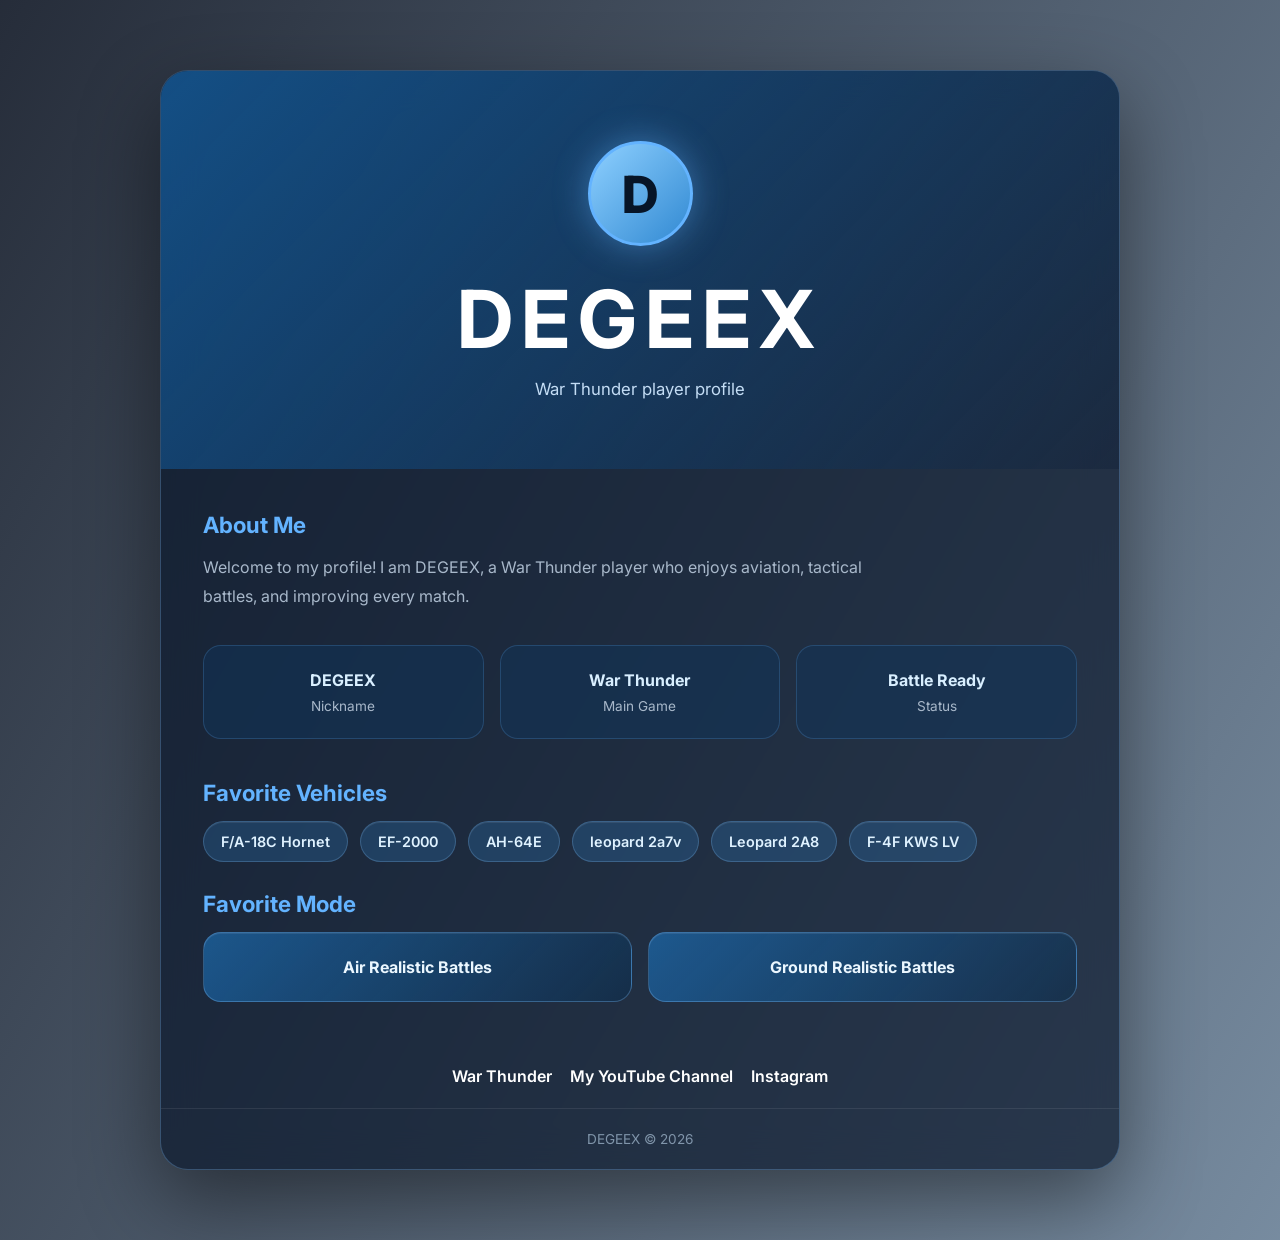
<file: index.html>
<!DOCTYPE html>
<html lang="en">
<head>
    <meta charset="UTF-8">
    <meta name="viewport" content="width=device-width, initial-scale=1.0">
    <title>DEGEEX | War Thunder</title>
    <link rel="stylesheet" href="decoration.css">
</head>
<body>
    <main class="container">
        <section class="profile-card">
            <header class="hero">
                <div class="avatar">D</div>
                <h1>DEGEEX</h1>
                <p>War Thunder player profile</p>
            </header>

            <div class="content">
                <h2>About Me</h2>
                <p class="bio">
                    Welcome to my profile! I am DEGEEX, a War Thunder player
                    who enjoys aviation, tactical battles, and improving every match.
                </p>

                <div class="stats">
                    <div class="stat">
                        <strong>DEGEEX</strong>
                        <span>Nickname</span>
                    </div>
                    <div class="stat">
                        <strong>War Thunder</strong>
                        <span>Main Game</span>
                    </div>
                    <div class="stat">
                        <strong>Battle Ready</strong>
                        <span>Status</span>
                    </div>
                </div>

                <h2>Favorite Vehicles</h2>
                <div class="tags">
                    <a href="f-18c.html" class="tag-button">F/A-18C Hornet</a>
                    <a href="ef2000.html" class="tag-button">EF-2000</a>
                    <a href="ah64e.html" class="tag-button">AH-64E</a>
                    <a href="leopard2a7v.html" class="tag-button">leopard 2a7v</a>
                    <a href="leopard2a8.html" class="tag-button">Leopard 2A8</a>
                    <a href="f4fkwslv.html" class="tag-button">F-4F KWS LV</a>
                </div>

                <h2>Favorite Mode</h2>
                <div class="mode-tags">
                    <span>Air Realistic Battles</span>
                    <span>Ground Realistic Battles</span>
                </div>
            </div>

            <div class="social-links">
                <a href="https://www.warthunder.com/" target="_blank">War Thunder</a>
                <a href="https://www.youtube.com/channel/UC9HAWqUuWpZPM1XhkWymWbA" target="_blank">My YouTube Channel</a>
                <a href="https://www.instagram.com/degeex.wt?stkn=dTlicHZoOHB0MWE3" target="_blank">Instagram</a>
            </div>

            <footer>
                DEGEEX &copy; 2026
            </footer>
        </section>
    </main>
</body>
</html>
</file>
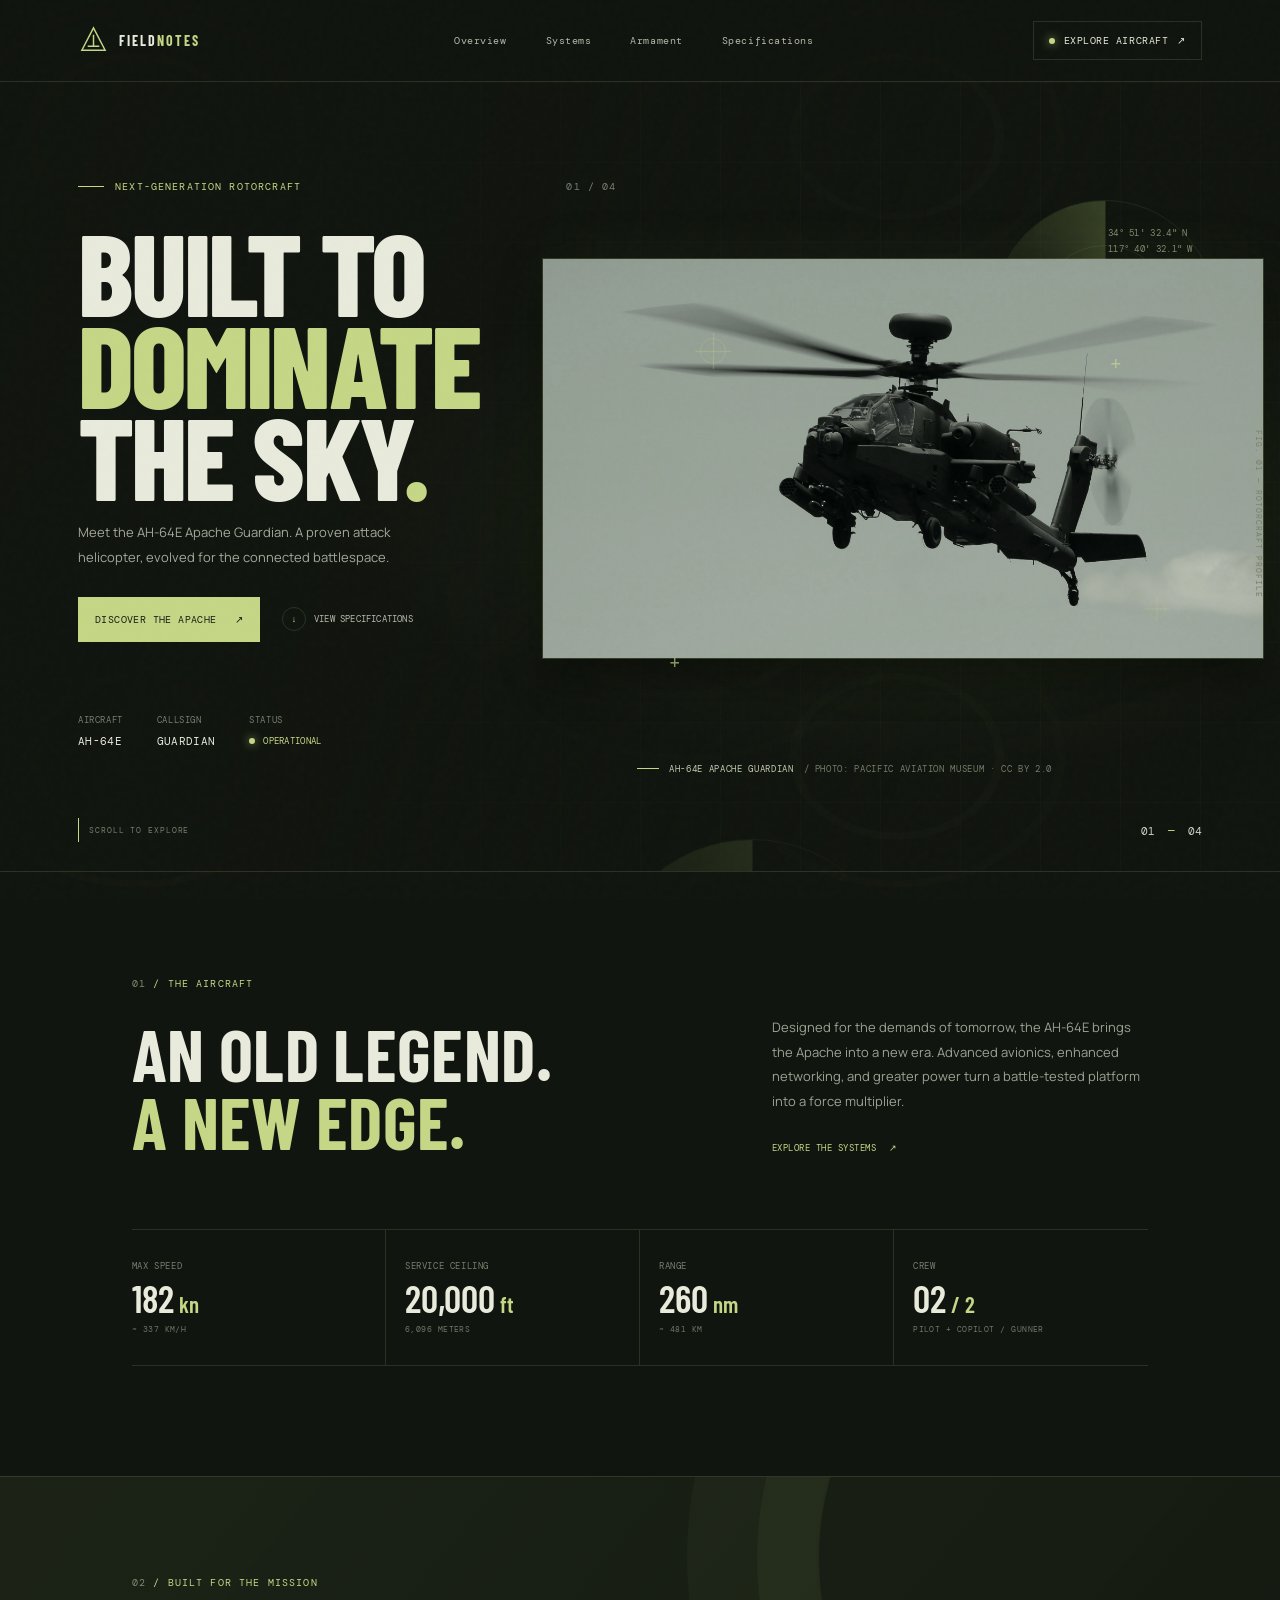
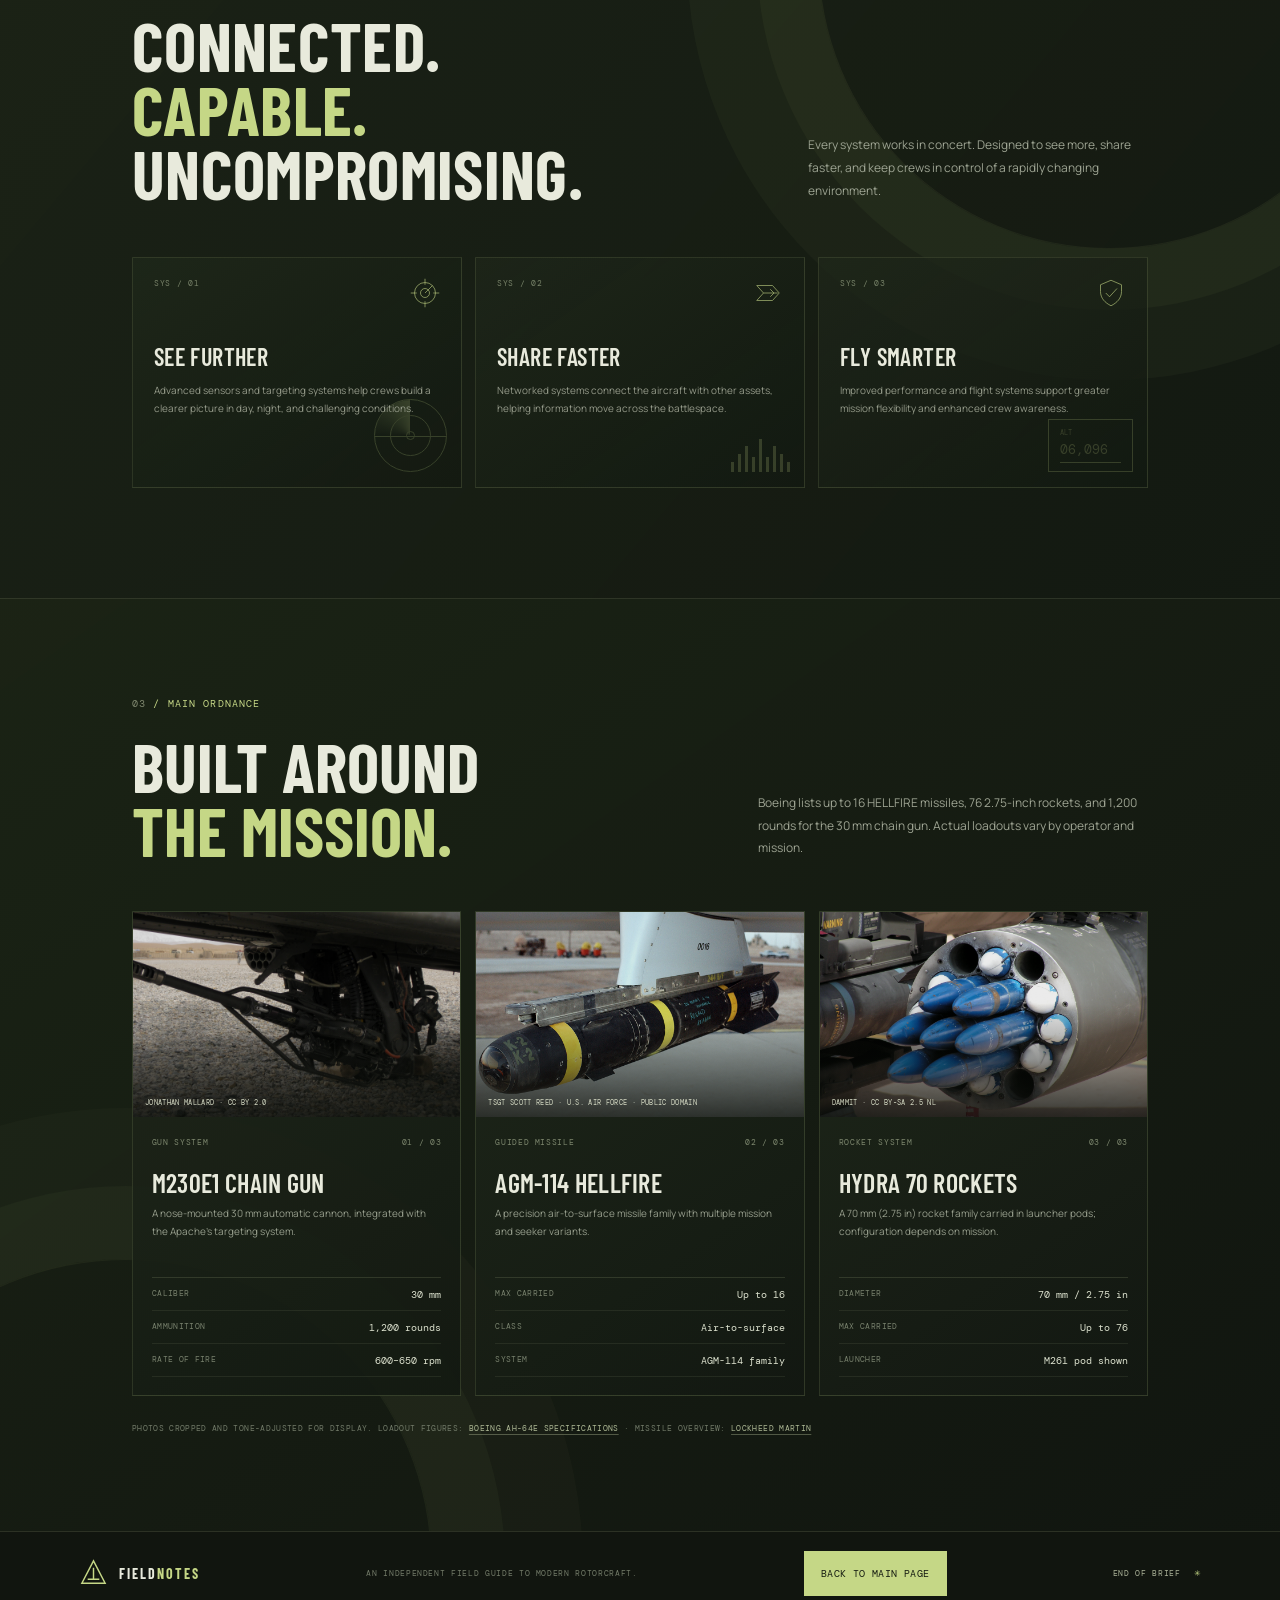
<file: ah64e.html>
<!DOCTYPE html>
<html lang="en">
<head>
  <meta charset="UTF-8">
  <meta name="viewport" content="width=device-width, initial-scale=1.0">
  <meta name="theme-color" content="#11150f">
  <meta name="description" content="Explore the AH-64E Apache Guardian — a next-generation attack helicopter built for the modern battlespace.">
  <title>AH-64E Apache — Guardian of the Sky</title>
  <link rel="preconnect" href="https://fonts.googleapis.com">
  <link rel="preconnect" href="https://fonts.gstatic.com" crossorigin>
  <link href="https://fonts.googleapis.com/css2?family=Barlow+Condensed:wght@400;500;600;700;800&family=DM+Mono:wght@400;500&family=Manrope:wght@400;500;600;700;800&display=swap" rel="stylesheet">
  <link rel="stylesheet" href="decoration4.css">
</head>
<body>
  <div class="page-noise" aria-hidden="true"></div>
  <header class="site-header">
    <a class="brand" href="#home" aria-label="Apache home">
      <span class="brand-mark" aria-hidden="true">
        <svg viewBox="0 0 32 32" fill="none"><path d="M16 3 28 26H4L16 3Z" stroke="currentColor" stroke-width="1.5"/><path d="M16 10v12M10 22h12" stroke="currentColor" stroke-width="1.5"/></svg>
      </span>
      <span class="brand-name">FIELD<span>NOTES</span></span>
    </a>
    <nav class="main-nav" aria-label="Main navigation">
      <a href="#overview">Overview</a>
      <a href="#systems">Systems</a>
      <a href="#armament">Armament</a>
      <a href="#specifications">Specifications</a>
    </nav>
    <a class="header-cta" href="#specifications"><span class="status-dot"></span> EXPLORE AIRCRAFT <span aria-hidden="true">↗</span></a>
  </header>

  <main>
    <section class="hero" id="home">
      <div class="hero-grid" aria-hidden="true"></div>
      <div class="radar radar-one" aria-hidden="true"><span></span><i></i></div>
      <div class="radar radar-two" aria-hidden="true"><span></span><i></i></div>
      <div class="hero-copy">
        <div class="eyebrow"><span class="eyebrow-line"></span> NEXT-GENERATION ROTORCRAFT <span class="eyebrow-index">01 / 04</span></div>
        <h1>BUILT TO<br><span>DOMINATE</span><br>THE SKY<span class="title-period">.</span></h1>
        <p class="hero-description">Meet the AH-64E Apache Guardian. A proven attack helicopter, evolved for the connected battlespace.</p>
        <div class="hero-actions">
          <a class="button button-primary" href="#overview">DISCOVER THE APACHE <span aria-hidden="true">↗</span></a>
          <a class="text-link" href="#specifications"><span class="play-icon" aria-hidden="true">↓</span> VIEW SPECIFICATIONS</a>
        </div>
        <div class="hero-meta">
          <div><span class="meta-label">AIRCRAFT</span><span class="meta-value">AH-64E</span></div>
          <div><span class="meta-label">CALLSIGN</span><span class="meta-value">GUARDIAN</span></div>
          <div><span class="meta-label">STATUS</span><span class="meta-value live"><span class="status-dot"></span> OPERATIONAL</span></div>
        </div>
      </div>
      <div class="hero-visual">
        <div class="visual-coordinates">34° 51' 32.4" N<br>117° 40' 32.1" W</div>
        <div class="visual-crosshair crosshair-top" aria-hidden="true">+</div>
        <div class="visual-crosshair crosshair-bottom" aria-hidden="true">+</div>
        <div class="aircraft-glow" aria-hidden="true"></div>
        <img class="apache-photo" src="assets/apache-ah64e-hero-green.jpg" alt="A U.S. Army AH-64E Apache helicopter in flight">
        <div class="target-marker target-one" aria-hidden="true"><span></span></div>
        <div class="target-marker target-two" aria-hidden="true"><span></span></div>
        <div class="visual-caption"><span class="caption-bar"></span><span>AH-64E APACHE GUARDIAN</span><a class="photo-credit" href="https://commons.wikimedia.org/wiki/File:AH-64E_Apache_(14465960441).jpg" target="_blank" rel="noopener noreferrer">/ PHOTO: PACIFIC AVIATION MUSEUM · CC BY 2.0</a></div>
        <div class="visual-side-note">FIG. 01 — ROTORCRAFT PROFILE</div>
      </div>
      <div class="scroll-cue"><span></span> SCROLL TO EXPLORE</div>
      <div class="hero-index">01 <span>—</span> 04</div>
    </section>

    <section class="overview section-wrap" id="overview">
      <div class="section-kicker"><span>01</span> / THE AIRCRAFT</div>
      <div class="overview-grid">
        <div>
          <h2>AN OLD LEGEND.<br><span>A NEW EDGE.</span></h2>
        </div>
        <div class="overview-copy">
          <p>Designed for the demands of tomorrow, the AH-64E brings the Apache into a new era. Advanced avionics, enhanced networking, and greater power turn a battle-tested platform into a force multiplier.</p>
          <a class="inline-link" href="#systems">EXPLORE THE SYSTEMS <span aria-hidden="true">↗</span></a>
        </div>
      </div>
      <div class="stats-row" id="specifications">
        <div class="stat"><span class="stat-label">MAX SPEED</span><strong>182<span> kn</span></strong><span class="stat-foot">~ 337 KM/H</span></div>
        <div class="stat"><span class="stat-label">SERVICE CEILING</span><strong>20,000<span> ft</span></strong><span class="stat-foot">6,096 METERS</span></div>
        <div class="stat"><span class="stat-label">RANGE</span><strong>260<span> nm</span></strong><span class="stat-foot">~ 481 KM</span></div>
        <div class="stat"><span class="stat-label">CREW</span><strong>02<span> / 2</span></strong><span class="stat-foot">PILOT + COPILOT / GUNNER</span></div>
      </div>
    </section>

    <section class="systems" id="systems">
      <div class="systems-inner">
        <div class="systems-heading">
          <div class="section-kicker"><span>02</span> / BUILT FOR THE MISSION</div>
          <h2>CONNECTED.<br><span>CAPABLE.</span><br>UNCOMPROMISING.</h2>
          <p>Every system works in concert. Designed to see more, share faster, and keep crews in control of a rapidly changing environment.</p>
        </div>
        <div class="system-cards">
          <article class="system-card">
            <div class="card-top"><span>SYS / 01</span><svg viewBox="0 0 40 40" fill="none" aria-hidden="true"><circle cx="20" cy="20" r="14" stroke="currentColor"/><circle cx="20" cy="20" r="6" stroke="currentColor"/><path d="M20 1v8m0 22v8M1 20h8m22 0h8M20 20l10-10" stroke="currentColor"/></svg></div>
            <h3>SEE FURTHER</h3>
            <p>Advanced sensors and targeting systems help crews build a clearer picture in day, night, and challenging conditions.</p>
            <div class="card-decoration radar-card" aria-hidden="true"><span></span><i></i></div>
          </article>
          <article class="system-card">
            <div class="card-top"><span>SYS / 02</span><svg viewBox="0 0 40 40" fill="none" aria-hidden="true"><path d="M5 10h21l9 10-9 10H5l9-10-9-10Z" stroke="currentColor"/><path d="M14 20h19M23 15l5 5-5 5" stroke="currentColor"/></svg></div>
            <h3>SHARE FASTER</h3>
            <p>Networked systems connect the aircraft with other assets, helping information move across the battlespace.</p>
            <div class="card-decoration signal-card" aria-hidden="true"><i></i><i></i><i></i><i></i><i></i><i></i><i></i><i></i><i></i></div>
          </article>
          <article class="system-card">
            <div class="card-top"><span>SYS / 03</span><svg viewBox="0 0 40 40" fill="none" aria-hidden="true"><path d="M20 3 34 9v9c0 9-6 15-14 19C12 33 6 27 6 18V9l14-6Z" stroke="currentColor"/><path d="m13 20 5 5 10-11" stroke="currentColor"/></svg></div>
            <h3>FLY SMARTER</h3>
            <p>Improved performance and flight systems support greater mission flexibility and enhanced crew awareness.</p>
            <div class="card-decoration altitude-card" aria-hidden="true"><span>ALT</span><b>06,096</b><i></i></div>
          </article>
        </div>
      </div>
    </section>

    <section class="armament" id="armament">
      <div class="armament-inner">
        <div class="section-kicker"><span>03</span> / MAIN ORDNANCE</div>
        <div class="armament-heading">
          <h2>BUILT AROUND<br><span>THE MISSION.</span></h2>
          <p>Boeing lists up to 16 HELLFIRE missiles, 76 2.75-inch rockets, and 1,200 rounds for the 30 mm chain gun. Actual loadouts vary by operator and mission.</p>
        </div>

        <div class="weapon-grid">
          <article class="weapon-card">
            <figure class="weapon-photo">
              <img src="assets/armament-m230.jpg" alt="M230 30 mm chain gun mounted under an Apache helicopter" loading="lazy" decoding="async">
              <figcaption><a href="https://commons.wikimedia.org/wiki/File:Apache_Gun_(M230_Chain_Gun).jpg" target="_blank" rel="noopener noreferrer">JONATHAN MALLARD</a> · <a href="https://creativecommons.org/licenses/by/2.0/" target="_blank" rel="noopener noreferrer">CC BY 2.0</a></figcaption>
            </figure>
            <div class="weapon-content">
              <div class="weapon-meta"><span>GUN SYSTEM</span><span>01 / 03</span></div>
              <h3>M230E1 CHAIN GUN</h3>
              <p>A nose-mounted 30 mm automatic cannon, integrated with the Apache’s targeting system.</p>
              <dl class="weapon-specs">
                <div><dt>CALIBER</dt><dd>30 mm</dd></div>
                <div><dt>AMMUNITION</dt><dd>1,200 rounds</dd></div>
                <div><dt>RATE OF FIRE</dt><dd>600–650 rpm</dd></div>
              </dl>
            </div>
          </article>

          <article class="weapon-card">
            <figure class="weapon-photo">
              <img src="assets/armament-hellfire.jpg" alt="AGM-114 Hellfire missile mounted on a U.S. Air Force Predator aircraft" loading="lazy" decoding="async">
              <figcaption><a href="https://commons.wikimedia.org/wiki/File:AGM-114_Hellfire_hung_on_a_Predator_drone.JPEG" target="_blank" rel="noopener noreferrer">TSGT SCOTT REED · U.S. AIR FORCE · PUBLIC DOMAIN</a></figcaption>
            </figure>
            <div class="weapon-content">
              <div class="weapon-meta"><span>GUIDED MISSILE</span><span>02 / 03</span></div>
              <h3>AGM-114 HELLFIRE</h3>
              <p>A precision air-to-surface missile family with multiple mission and seeker variants.</p>
              <dl class="weapon-specs">
                <div><dt>MAX CARRIED</dt><dd>Up to 16</dd></div>
                <div><dt>CLASS</dt><dd>Air-to-surface</dd></div>
                <div><dt>SYSTEM</dt><dd>AGM-114 family</dd></div>
              </dl>
            </div>
          </article>

          <article class="weapon-card">
            <figure class="weapon-photo">
              <img src="assets/armament-hydra70.jpg" alt="Hydra 70 rockets in an M261 launch pod on a Dutch Apache" loading="lazy" decoding="async">
              <figcaption><a href="https://commons.wikimedia.org/wiki/File:Hydra_70_M261.jpeg" target="_blank" rel="noopener noreferrer">DAMMIT</a> · <a href="https://creativecommons.org/licenses/by-sa/2.5/nl/" target="_blank" rel="noopener noreferrer">CC BY-SA 2.5 NL</a></figcaption>
            </figure>
            <div class="weapon-content">
              <div class="weapon-meta"><span>ROCKET SYSTEM</span><span>03 / 03</span></div>
              <h3>HYDRA 70 ROCKETS</h3>
              <p>A 70 mm (2.75 in) rocket family carried in launcher pods; configuration depends on mission.</p>
              <dl class="weapon-specs">
                <div><dt>DIAMETER</dt><dd>70 mm / 2.75 in</dd></div>
                <div><dt>MAX CARRIED</dt><dd>Up to 76</dd></div>
                <div><dt>LAUNCHER</dt><dd>M261 pod shown</dd></div>
              </dl>
            </div>
          </article>
        </div>

        <p class="armament-sources">PHOTOS CROPPED AND TONE-ADJUSTED FOR DISPLAY. LOADOUT FIGURES: <a href="https://www.boeing.com/defense/military-rotorcraft/ah-64-apache" target="_blank" rel="noopener noreferrer">BOEING AH-64E SPECIFICATIONS</a> · MISSILE OVERVIEW: <a href="https://www.lockheedmartin.com/en-us/products/hellfire.html" target="_blank" rel="noopener noreferrer">LOCKHEED MARTIN</a></p>
      </div>
    </section>
  </main>
  <footer class="site-footer">
    <a class="brand" href="#home"><span class="brand-mark" aria-hidden="true"><svg viewBox="0 0 32 32" fill="none"><path d="M16 3 28 26H4L16 3Z" stroke="currentColor" stroke-width="1.5"/><path d="M16 10v12M10 22h12" stroke="currentColor" stroke-width="1.5"/></svg></span><span class="brand-name">FIELD<span>NOTES</span></span></a>
    <p>AN INDEPENDENT FIELD GUIDE TO MODERN ROTORCRAFT.</p>
    <a class="button button-primary footer-main-link" href="index.html">BACK TO MAIN PAGE</a>
    <span class="footer-end">END OF BRIEF <span aria-hidden="true">✳</span></span>
  </footer>
</body>
</html>
</file>
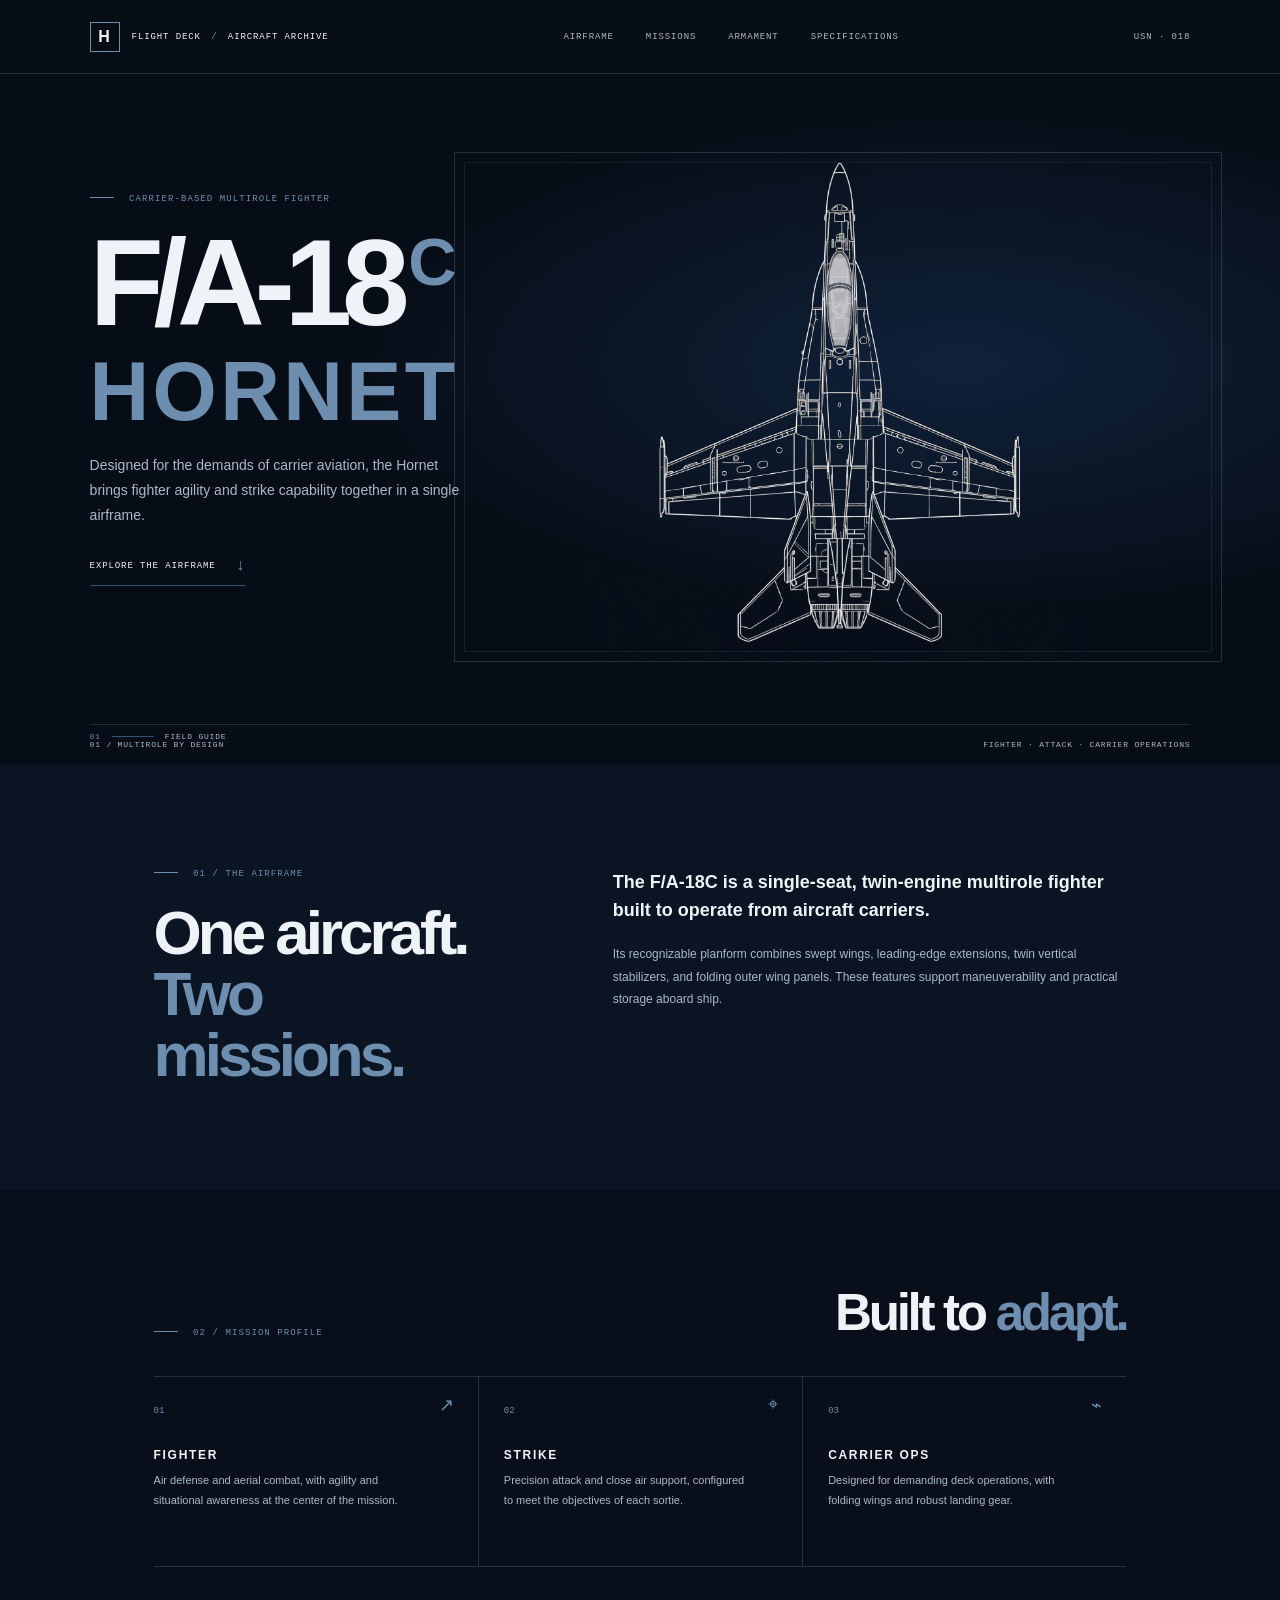
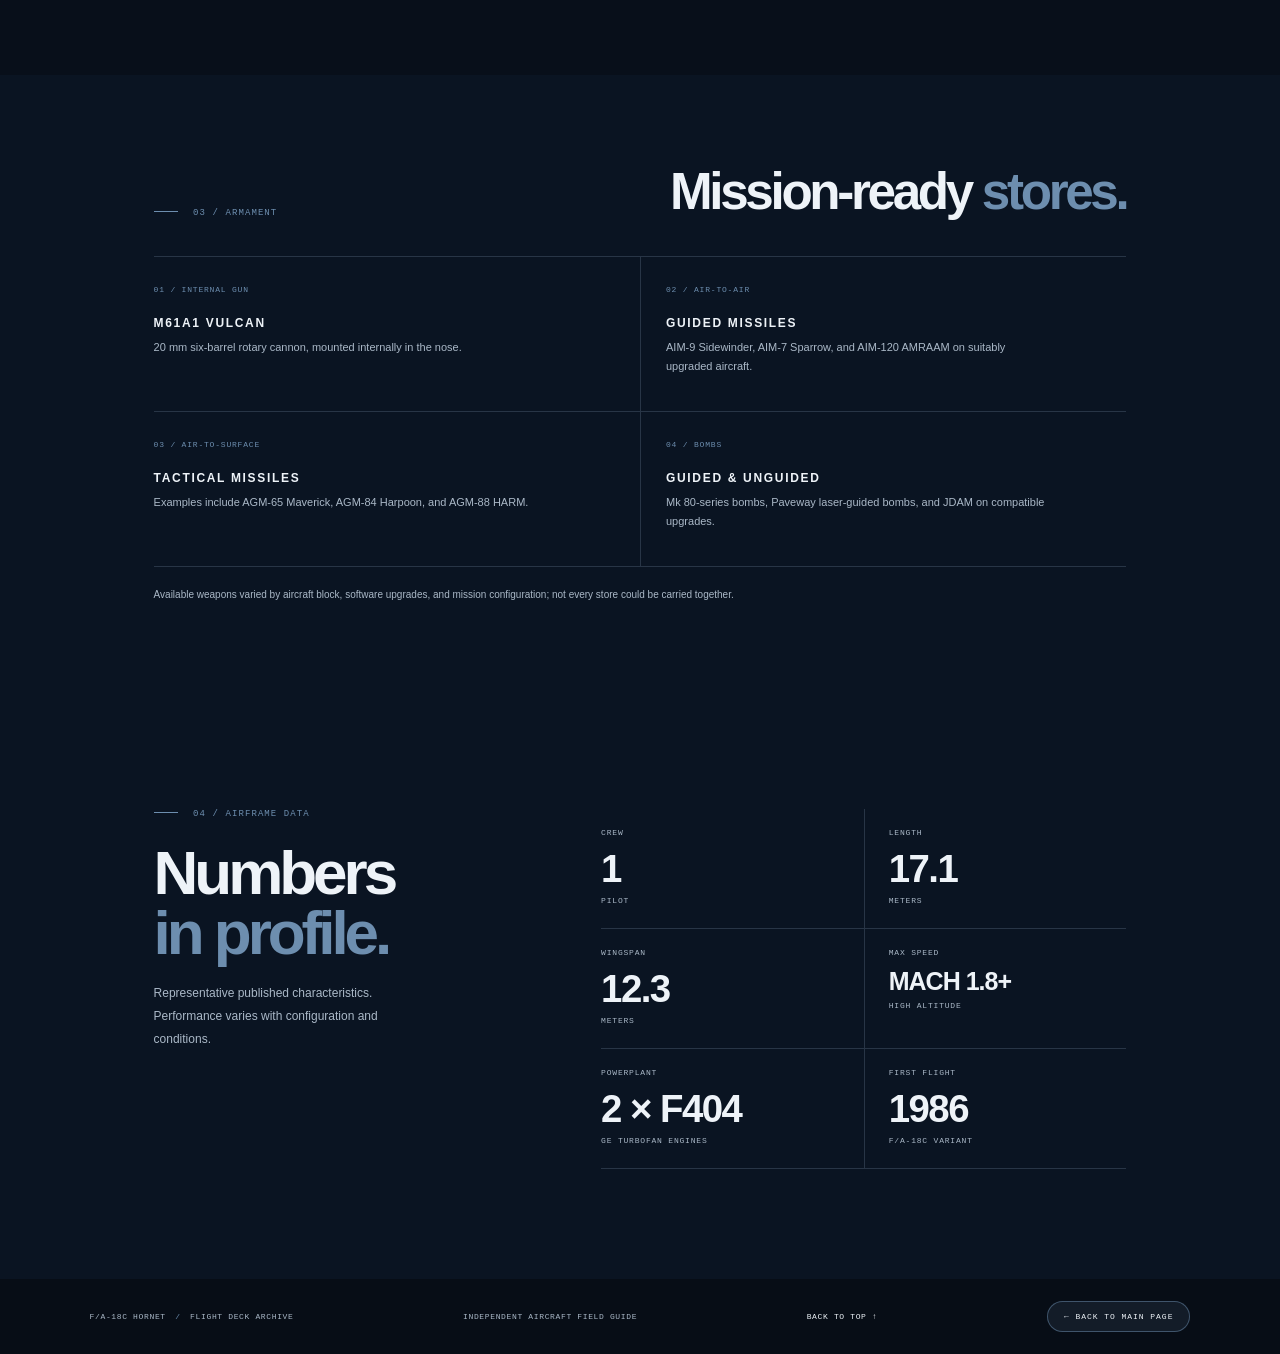
<file: f-18c.html>
<!doctype html>
<html lang="en">
<head>
  <meta charset="utf-8">
  <meta name="viewport" content="width=device-width, initial-scale=1">
  <meta name="theme-color" content="#070d16">
  <meta name="description" content="An illustrated field guide to the F/A-18C Hornet, its airframe, missions, and specifications.">
  <title>F/A-18C Hornet | Aircraft Field Guide</title>
  <link rel="stylesheet" href="decoration2.css">
</head>
<body>
  <header class="site-header">
    <a class="brand" href="#top" aria-label="Hornet field guide home">
      <span class="brand-symbol">H</span>
      <span>FLIGHT DECK <span class="slash">/</span> AIRCRAFT ARCHIVE</span>
    </a>
    <nav aria-label="Main navigation">
      <a href="#airframe">AIRFRAME</a>
      <a href="#missions">MISSIONS</a>
      <a href="#armament">ARMAMENT</a>
      <a href="#specs">SPECIFICATIONS</a>
    </nav>
    <span class="header-code">USN · 018</span>
  </header>

  <main id="top">
    <section class="hero" aria-labelledby="hero-title">
      <div class="hero-copy">
        <p class="eyebrow"><span class="eyebrow-rule"></span> CARRIER-BASED MULTIROLE FIGHTER</p>
        <h1 id="hero-title">F/A-18<span>C</span><br><em>HORNET</em></h1>
        <p class="hero-description">Designed for the demands of carrier aviation, the Hornet brings fighter agility and strike capability together in a single airframe.</p>
        <a class="primary-link" href="#airframe"><span>EXPLORE THE AIRFRAME</span><span class="arrow">↓</span></a>
        <div class="hero-index"><span>01</span><span class="index-line"></span><span>FIELD GUIDE</span></div>
      </div>

      <div class="blueprint">
        <img class="hornet-model" src="hornet-blueprint-dark.jpg" alt="White technical top-view drawing of an F/A-18C Hornet on a dark blue background">
      </div>
      <div class="hero-bottom"><span>01 / MULTIROLE BY DESIGN</span><span>FIGHTER · ATTACK · CARRIER OPERATIONS</span></div>
    </section>

    <section class="intro section-wrap" id="airframe">
      <div>
        <p class="eyebrow"><span class="eyebrow-rule"></span> 01 / THE AIRFRAME</p>
        <h2>One aircraft.<br><em>Two missions.</em></h2>
      </div>
      <div class="intro-copy">
        <p class="lead">The F/A-18C is a single-seat, twin-engine multirole fighter built to operate from aircraft carriers.</p>
        <p>Its recognizable planform combines swept wings, leading-edge extensions, twin vertical stabilizers, and folding outer wing panels. These features support maneuverability and practical storage aboard ship.</p>
      </div>
    </section>

    <section class="missions section-wrap" id="missions">
      <div class="section-title">
        <p class="eyebrow"><span class="eyebrow-rule"></span> 02 / MISSION PROFILE</p>
        <h2>Built to <em>adapt.</em></h2>
      </div>
      <div class="mission-grid">
        <article class="mission-card"><span class="card-index">01</span><span class="card-mark">↗</span><h3>FIGHTER</h3><p>Air defense and aerial combat, with agility and situational awareness at the center of the mission.</p></article>
        <article class="mission-card"><span class="card-index">02</span><span class="card-mark">⌖</span><h3>STRIKE</h3><p>Precision attack and close air support, configured to meet the objectives of each sortie.</p></article>
        <article class="mission-card"><span class="card-index">03</span><span class="card-mark">⌁</span><h3>CARRIER OPS</h3><p>Designed for demanding deck operations, with folding wings and robust landing gear.</p></article>
      </div>
    </section>

    <section class="armament section-wrap" id="armament">
      <div class="section-title">
        <p class="eyebrow"><span class="eyebrow-rule"></span> 03 / ARMAMENT</p>
        <h2>Mission-ready <em>stores.</em></h2>
      </div>
      <div class="armament-grid">
        <article class="armament-card">
          <span class="card-index">01 / INTERNAL GUN</span>
          <h3>M61A1 VULCAN</h3>
          <p>20 mm six-barrel rotary cannon, mounted internally in the nose.</p>
        </article>
        <article class="armament-card">
          <span class="card-index">02 / AIR-TO-AIR</span>
          <h3>GUIDED MISSILES</h3>
          <p>AIM-9 Sidewinder, AIM-7 Sparrow, and AIM-120 AMRAAM on suitably upgraded aircraft.</p>
        </article>
        <article class="armament-card">
          <span class="card-index">03 / AIR-TO-SURFACE</span>
          <h3>TACTICAL MISSILES</h3>
          <p>Examples include AGM-65 Maverick, AGM-84 Harpoon, and AGM-88 HARM.</p>
        </article>
        <article class="armament-card">
          <span class="card-index">04 / BOMBS</span>
          <h3>GUIDED &amp; UNGUIDED</h3>
          <p>Mk 80-series bombs, Paveway laser-guided bombs, and JDAM on compatible upgrades.</p>
        </article>
      </div>
      <p class="armament-note">Available weapons varied by aircraft block, software upgrades, and mission configuration; not every store could be carried together.</p>
    </section>

    <section class="specs section-wrap" id="specs">
      <div class="spec-heading">
        <p class="eyebrow"><span class="eyebrow-rule"></span> 04 / AIRFRAME DATA</p>
        <h2>Numbers<br><em>in profile.</em></h2>
        <p class="note">Representative published characteristics. Performance varies with configuration and conditions.</p>
      </div>
      <div class="spec-grid">
        <article><span>CREW</span><strong>1</strong><small>PILOT</small></article>
        <article><span>LENGTH</span><strong>17.1</strong><small>METERS</small></article>
        <article><span>WINGSPAN</span><strong>12.3</strong><small>METERS</small></article>
        <article><span>MAX SPEED</span><strong class="mach">MACH 1.8+</strong><small>HIGH ALTITUDE</small></article>
        <article><span>POWERPLANT</span><strong>2 × F404</strong><small>GE TURBOFAN ENGINES</small></article>
        <article><span>FIRST FLIGHT</span><strong>1986</strong><small>F/A-18C VARIANT</small></article>
      </div>
    </section>

    <footer>
      <span>F/A-18C HORNET <i>/</i> FLIGHT DECK ARCHIVE</span>
      <span>INDEPENDENT AIRCRAFT FIELD GUIDE</span>
      <a href="#top">BACK TO TOP ↑</a>
      <a class="back-button" href="index.html">← BACK TO MAIN PAGE</a>
    </footer>
  </main>
</body>
</html>
</file>
<file: decoration.css>
@import url("https://fonts.googleapis.com/css2?family=Inter:wght@400;500;600;700;800&display=swap");

:root {
    --blue: #63b3ff;
    --text: #f4f8ff;
    --muted: #a8b8ca;
    --panel: rgba(8, 21, 42, 0.68);
}

* {
    box-sizing: border-box;
    margin: 0;
    padding: 0;
}

body {
    min-height: 100vh;
    color: var(--text);
    font-family: "Inter", Arial, sans-serif;
    background:
        linear-gradient(120deg, rgba(2, 10, 25, 0.86), rgba(7, 44, 81, 0.55)),
        url("https://image.api.playstation.com/vulcan/ap/rnd/202508/1812/14441fbf84ea08f1f027a0da46136554d19a8133241551f3.png")
        center / cover fixed;
}

.container {
    width: min(960px, 92%);
    margin: auto;
    padding: 70px 0;
}

.profile-card {
    overflow: hidden;
    border: 1px solid rgba(130, 195, 255, 0.28);
    border-radius: 28px;
    background: var(--panel);
    box-shadow: 0 30px 80px rgba(0, 0, 0, 0.45);
    backdrop-filter: blur(18px);
}

.hero {
    padding: 70px 25px;
    text-align: center;
    background: linear-gradient(135deg, rgba(20, 91, 154, 0.8), rgba(5, 20, 45, 0.25));
}

.avatar {
    display: grid;
    width: 105px;
    height: 105px;
    margin: 0 auto 24px;
    place-items: center;
    border: 3px solid var(--blue);
    border-radius: 50%;
    color: #071527;
    background: linear-gradient(135deg, #8ed0ff, #3189d2);
    box-shadow: 0 0 35px rgba(99, 179, 255, 0.45);
    font-size: 3.2rem;
    font-weight: 800;
}

h1 {
    margin-bottom: 12px;
    color: white;
    font-size: clamp(2.5rem, 8vw, 5rem);
    letter-spacing: 8px;
}

.hero p {
    color: #c4ddf5;
    font-size: 1.05rem;
}

.content {
    padding: 42px;
}

h2 {
    margin-bottom: 15px;
    color: var(--blue);
    font-size: 1.4rem;
}

.bio {
    max-width: 700px;
    margin-bottom: 34px;
    color: var(--muted);
    line-height: 1.8;
}

.stats {
    display: grid;
    grid-template-columns: repeat(3, 1fr);
    gap: 16px;
    margin-bottom: 40px;
}

.stat {
    padding: 24px 16px;
    border: 1px solid rgba(99, 179, 255, 0.2);
    border-radius: 18px;
    text-align: center;
    background: rgba(16, 52, 91, 0.5);
    transition: transform 0.25s, border-color 0.25s;
}

.stat:hover {
    border-color: var(--blue);
    transform: translateY(-5px);
}

.stat strong,
.stat span {
    display: block;
}

.stat strong {
    margin-bottom: 8px;
    color: #d9efff;
}

.stat span {
    color: var(--muted);
    font-size: 0.85rem;
}

.tags {
    display: flex;
    flex-wrap: wrap;
    gap: 12px;
}

h2 + .tags {
    margin-bottom: 28px;
}

.tag-button {
    display: inline-flex;
    align-items: center;
    justify-content: center;
    padding: 11px 17px;
    border: 1px solid rgba(130, 195, 255, 0.25);
    border-radius: 999px;
    color: #dff2ff;
    background: rgba(48, 133, 203, 0.25);
    box-shadow: inset 0 1px 0 rgba(255, 255, 255, 0.08);
    text-decoration: none;
    font-size: 0.9rem;
    font-weight: 600;
    transition: transform 0.2s ease, border-color 0.2s ease, background 0.2s ease;
}

.tag-button:hover {
    transform: translateY(-2px);
    border-color: rgba(130, 195, 255, 0.75);
    background: rgba(76, 152, 224, 0.4);
}

.mode-tags {
    display: grid;
    grid-template-columns: repeat(2, minmax(0, 1fr));
    gap: 16px;
    margin-top: 10px;
}

.mode-tags span {
    display: flex;
    align-items: center;
    justify-content: center;
    min-height: 70px;
    padding: 18px 22px;
    border: 1px solid rgba(130, 195, 255, 0.3);
    border-radius: 18px;
    color: #ebf7ff;
    background: linear-gradient(135deg, rgba(29, 107, 175, 0.7), rgba(12, 46, 78, 0.55));
    box-shadow: inset 0 1px 0 rgba(255, 255, 255, 0.08);
    font-size: 1rem;
    font-weight: 700;
    text-align: center;
}

footer {
    padding: 22px;
    border-top: 1px solid rgba(255, 255, 255, 0.08);
    color: #8095aa;
    text-align: center;
    font-size: 0.85rem;
}

.social-links {
    display: flex;
    justify-content: center;
    gap: 18px;
    padding: 22px;
}

.social-links a {
    color: #ffffff;
    text-decoration: none;
    font-weight: 600;
}

.social-links a:hover {
    color: var(--blue);
}

@media (max-width: 650px) {
    .container {
        padding: 25px 0;
    }

    .content {
        padding: 28px 22px;
    }

    .stats {
        grid-template-columns: 1fr;
    }

    .mode-tags {
        grid-template-columns: 1fr;
    }

    h1 {
        letter-spacing: 4px;
    }
}
</file>
<file: decoration4.css>
:root {
  color-scheme: dark;
  --bg: #11150f;
  --panel: #171d14;
  --panel-light: #20271a;
  --ink: #e8eadc;
  --muted: #8c9380;
  --green: #c5d786;
  --green-dark: #64734b;
  --line: rgba(200, 213, 164, .15);
  --mono: "DM Mono", monospace;
  --display: "Barlow Condensed", Impact, sans-serif;
  --body: "Manrope", sans-serif;
}

* { box-sizing: border-box; }
html { scroll-behavior: smooth; scroll-padding-top: 85px; }
body {
  margin: 0;
  background-color: var(--bg);
  color: var(--ink);
  font-family: var(--body);
  -webkit-font-smoothing: antialiased;
  overflow-x: hidden;
}
body::before {
  position: fixed;
  z-index: -1;
  inset: 0;
  content: "";
  pointer-events: none;
  opacity: .19;
  background:
    radial-gradient(ellipse at 18% 22%, transparent 0 11%, rgba(120, 139, 86, .22) 11.2% 12.1%, transparent 12.3% 18%, rgba(120, 139, 86, .14) 18.2% 19.1%, transparent 19.3%),
    radial-gradient(ellipse at 76% 74%, transparent 0 16%, rgba(120, 139, 86, .15) 16.2% 17.1%, transparent 17.3% 24%, rgba(120, 139, 86, .12) 24.2% 25%, transparent 25.2%),
    repeating-linear-gradient(133deg, transparent 0 49px, rgba(160, 173, 120, .05) 50px 51px, transparent 52px 97px);
  background-size: 760px 620px, 900px 760px, 100% 100%;
}
a { color: inherit; text-decoration: none; }
.page-noise {
  position: fixed;
  inset: 0;
  z-index: 20;
  pointer-events: none;
  opacity: .08;
  background-image: url("data:image/svg+xml,%3Csvg viewBox='0 0 180 180' xmlns='http://www.w3.org/2000/svg'%3E%3Cfilter id='n'%3E%3CfeTurbulence type='fractalNoise' baseFrequency='.8' numOctaves='3' stitchTiles='stitch'/%3E%3C/filter%3E%3Crect width='100%25' height='100%25' filter='url(%23n)' opacity='.22'/%3E%3C/svg%3E");
}
.site-header {
  position: relative;
  z-index: 10;
  height: 82px;
  padding: 0 6.1%;
  display: flex;
  align-items: center;
  justify-content: space-between;
  border-bottom: 1px solid var(--line);
  background: rgba(17, 21, 15, .84);
}
.brand { display: inline-flex; gap: 10px; align-items: center; }
.brand-mark { width: 31px; height: 31px; color: var(--green); }
.brand-mark svg { width: 100%; height: 100%; }
.brand-name { font: 700 14px var(--display); letter-spacing: 2px; }
.brand-name span { color: var(--green); }
.main-nav { display: flex; gap: 39px; margin-left: 35px; }
.main-nav a, .header-cta { font: 10px var(--mono); letter-spacing: .55px; color: #b4b8aa; transition: color .2s ease; }
.main-nav a:hover, .header-cta:hover { color: var(--green); }
.header-cta { display: flex; gap: 9px; align-items: center; border: 1px solid var(--line); padding: 12px 15px; color: var(--ink); }
.status-dot { display: inline-block; flex: 0 0 auto; width: 6px; height: 6px; border-radius: 50%; background: var(--green); box-shadow: 0 0 10px rgba(197, 215, 134, .85); animation: blink 2.2s ease-in-out infinite; }

.hero {
  position: relative;
  min-height: 690px;
  height: min(790px, calc(100svh - 82px));
  max-height: 850px;
  overflow: hidden;
  display: flex;
  align-items: center;
  padding: 40px 6.1% 68px;
  border-bottom: 1px solid var(--line);
  background:
    radial-gradient(ellipse at 72% 54%, rgba(74, 91, 52, .22), transparent 43%),
    linear-gradient(110deg, rgba(17, 21, 15, .96) 0%, rgba(17, 21, 15, .87) 38%, rgba(17, 21, 15, .23) 74%, rgba(17, 21, 15, .18) 100%);
}
.hero-grid {
  position: absolute;
  inset: 0;
  opacity: .25;
  background-image: linear-gradient(rgba(179, 197, 133, .1) 1px, transparent 1px), linear-gradient(90deg, rgba(179, 197, 133, .1) 1px, transparent 1px);
  background-size: 80px 80px;
  mask-image: linear-gradient(to right, transparent 5%, black 70%, black);
}
.hero-grid::after {
  content: "";
  position: absolute;
  inset: 0;
  background: linear-gradient(180deg, transparent 0%, rgba(198, 218, 139, .17) 49%, transparent 51%);
  transform: translateY(-100%);
  animation: scan 8s linear infinite;
}
.hero-copy { position: relative; z-index: 3; width: 48%; max-width: 555px; padding-top: 3px; animation: fade-up .9s both; }
.eyebrow, .section-kicker { color: var(--green); font: 10px var(--mono); letter-spacing: 1.15px; }
.eyebrow { display: flex; align-items: center; gap: 11px; }
.eyebrow-line { display: inline-block; width: 26px; height: 1px; background: var(--green); }
.eyebrow-index { margin-left: auto; margin-right: 1px; color: #787f6e; }
h1, h2, h3, p { margin-top: 0; }
.hero h1 {
  margin: 32px 0 19px;
  font: 800 clamp(70px, 9.1vw, 124px)/.79 var(--display);
  letter-spacing: -.025em;
}
.hero h1 > span:first-of-type { color: var(--green); }
.title-period { color: var(--green); }
.hero-description { max-width: 370px; color: #a4a99a; font-size: 13px; line-height: 1.85; }
.hero-actions { display: flex; gap: 22px; align-items: center; margin-top: 28px; }
.button { display: inline-flex; min-height: 45px; align-items: center; gap: 18px; padding: 0 17px; font: 10px var(--mono); letter-spacing: .4px; }
.button-primary { background: var(--green); color: #171d12; transition: background .2s ease, transform .2s ease; }
.button-primary:hover { background: #d7e99d; transform: translateY(-2px); }
.text-link { display: inline-flex; align-items: center; gap: 8px; color: #b5b9ab; font: 9px var(--mono); letter-spacing: .2px; }
.text-link:hover { color: var(--green); }
.play-icon { display: grid; width: 24px; height: 24px; place-items: center; border: 1px solid var(--line); border-radius: 50%; color: var(--green); }
.hero-meta { display: flex; gap: 34px; margin-top: 72px; }
.hero-meta > div { display: grid; gap: 8px; }
.meta-label, .stat-label { color: #777e6c; font: 9px var(--mono); letter-spacing: .6px; }
.meta-value { display: flex; align-items: center; gap: 8px; font: 11px var(--mono); letter-spacing: .3px; }
.meta-value.live { color: var(--green); font-size: 9px; }
.hero-visual { position: absolute; z-index: 1; width: 62%; height: 84%; right: 0; top: 8%; }
.apache-photo { position: absolute; top: 17%; left: 7%; width: 91%; height: auto; aspect-ratio: 9 / 5; object-fit: cover; object-position: center; border: 1px solid rgba(197, 215, 134, .18); box-shadow: 0 22px 35px rgba(0,0,0,.35), 0 0 50px rgba(76,99,51,.12); filter: brightness(.98) saturate(.9) contrast(1.04); animation: aircraft-in 1.3s cubic-bezier(.16,.76,.26,1) both, aircraft-float 6s ease-in-out 1.4s infinite; }
.aircraft-glow { position: absolute; top: 40%; left: 24%; width: 68%; height: 31%; border-radius: 50%; background: rgba(152, 177, 101, .14); filter: blur(55px); animation: glow-pulse 4s ease-in-out infinite; }
.radar { position: absolute; width: 222px; aspect-ratio: 1; border: 1px solid rgba(169, 191, 119, .1); border-radius: 50%; pointer-events: none; }
.radar::before, .radar::after { position: absolute; content: ""; border: 1px solid rgba(169, 191, 119, .1); border-radius: 50%; inset: 20%; }
.radar::after { inset: 39%; }
.radar span { position: absolute; left: 50%; top: 0; width: 1px; height: 100%; background: rgba(169, 191, 119, .12); }
.radar i { position: absolute; inset: 0; border-radius: 50%; background: conic-gradient(from 0deg, transparent 0 77%, rgba(172, 201, 111, .24) 100%); animation: radar-spin 7s linear infinite; }
.radar-one { right: 5%; top: 15%; }
.radar-two { left: 47%; bottom: -34%; width: 300px; opacity: .55; }
.visual-coordinates { position: absolute; z-index: 2; top: 12%; right: 11%; color: #7e896d; font: 9px/1.8 var(--mono); letter-spacing: .3px; }
.visual-crosshair { position: absolute; z-index: 2; color: rgba(200, 218, 148, .65); font: 19px var(--mono); animation: crosshair-pulse 3s ease-in-out infinite; }
.crosshair-top { top: 31%; right: 20%; }
.crosshair-bottom { bottom: 20%; left: 23%; animation-delay: 1.1s; }
.target-marker { position: absolute; z-index: 2; width: 40px; height: 40px; border: 1px solid rgba(197, 215, 134, .4); border-radius: 50%; }
.target-marker::before, .target-marker::after { position: absolute; content: ""; background: rgba(197, 215, 134, .55); }
.target-marker::before { width: 56px; height: 1px; left: -9px; top: 19px; }
.target-marker::after { width: 1px; height: 56px; left: 19px; top: -9px; }
.target-marker span { position: absolute; inset: 7px; border: 1px dashed rgba(197, 215, 134, .3); border-radius: 50%; animation: radar-spin 12s linear infinite; }
.target-one { left: 26%; top: 28%; transform: scale(.64); }
.target-two { right: 13%; bottom: 27%; transform: scale(.45); animation: target-blink 3s ease-in-out infinite; }
.visual-caption { position: absolute; bottom: 5%; left: 19%; z-index: 2; display: flex; gap: 10px; align-items: center; font: 9px var(--mono); letter-spacing: .65px; color: #c4cbb0; }
.caption-bar { width: 22px; height: 1px; background: var(--green); }
.photo-credit { color: #737c67; transition: color .2s ease; }
.photo-credit:hover { color: var(--green); }
.visual-side-note { position: absolute; z-index: 2; top: 43%; right: 2%; writing-mode: vertical-rl; color: #778269; font: 8px var(--mono); letter-spacing: 1px; }
.scroll-cue { position: absolute; left: 6.1%; bottom: 29px; display: flex; align-items: center; gap: 10px; color: #777f6b; font: 8px var(--mono); letter-spacing: .9px; }
.scroll-cue span { display: inline-block; width: 1px; height: 24px; background: var(--green); transform-origin: top; animation: scroll-pulse 1.8s ease-in-out infinite; }
.hero-index { position: absolute; bottom: 33px; right: 6.1%; color: #d0d5c3; font: 11px var(--mono); }
.hero-index span { padding: 0 6px; color: var(--green); }

.section-wrap { padding: 105px 10.3% 110px; }
.section-kicker { margin-bottom: 25px; }
.section-kicker span { color: #818a70; }
.overview-grid { display: grid; grid-template-columns: 1.1fr .8fr; gap: 12%; align-items: end; }
.overview h2, .systems h2 { margin: 0; font: 700 clamp(42px, 6vw, 72px)/.94 var(--display); letter-spacing: .005em; }
.overview h2 span, .systems h2 span { color: var(--green); }
.overview-copy p { margin-bottom: 20px; color: #9da392; font-size: 13px; line-height: 1.9; }
.inline-link { color: var(--green); font: 9px var(--mono); letter-spacing: .5px; }
.inline-link span { display: inline-block; margin-left: 7px; transition: transform .2s ease; }
.inline-link:hover span { transform: translate(3px, -3px); }
.stats-row { display: grid; grid-template-columns: repeat(4, 1fr); margin-top: 73px; border-top: 1px solid var(--line); border-bottom: 1px solid var(--line); }
.stat { min-height: 135px; display: flex; flex-direction: column; justify-content: center; gap: 9px; padding: 17px 19px; border-right: 1px solid var(--line); }
.stat:first-child { padding-left: 0; }
.stat:last-child { border-right: 0; }
.stat strong { font: 600 38px/.9 var(--display); color: var(--ink); }
.stat strong span { color: var(--green); font-size: 23px; }
.stat-foot { color: #707868; font: 8px var(--mono); letter-spacing: .45px; }

.systems { position: relative; overflow: hidden; padding: 99px 10.3% 110px; border-top: 1px solid var(--line); background: linear-gradient(130deg, rgba(31, 39, 25, .75), rgba(20, 26, 18, .85)); }
.systems::before { position: absolute; content: ""; right: -120px; top: -210px; width: 580px; height: 580px; border: 1px solid rgba(197, 215, 134, .07); border-radius: 50%; box-shadow: 0 0 0 60px rgba(0,0,0,0), 0 0 0 61px rgba(197,215,134,.04), 0 0 0 130px rgba(0,0,0,0), 0 0 0 131px rgba(197,215,134,.035); }
.systems-inner { position: relative; z-index: 1; }
.systems-heading { display: grid; grid-template-columns: 1fr 1fr; column-gap: 12%; align-items: end; }
.systems-heading .section-kicker { grid-column: 1 / -1; }
.systems-heading h2 { font-size: clamp(42px, 5.7vw, 68px); }
.systems-heading > p { max-width: 340px; justify-self: end; margin: 0 0 3px; color: #9da392; font-size: 12px; line-height: 1.9; }
.system-cards { display: grid; grid-template-columns: repeat(3, 1fr); gap: 13px; margin-top: 52px; }
.system-card { position: relative; min-height: 231px; overflow: hidden; padding: 20px 21px; border: 1px solid rgba(194, 212, 142, .14); background: linear-gradient(145deg, rgba(31, 39, 26, .8), rgba(18, 24, 17, .7)); transition: transform .3s ease, border-color .3s ease, background .3s ease; }
.system-card:hover { transform: translateY(-5px); border-color: rgba(197, 215, 134, .42); background: linear-gradient(145deg, rgba(40, 51, 30, .9), rgba(18, 24, 17, .85)); }
.card-top { display: flex; justify-content: space-between; align-items: flex-start; color: #778268; font: 8px var(--mono); letter-spacing: .7px; }
.card-top svg { width: 30px; height: 30px; color: var(--green); opacity: .8; }
.system-card h3 { position: relative; z-index: 1; margin: 34px 0 10px; font: 600 24px var(--display); letter-spacing: .4px; }
.system-card p { position: relative; z-index: 1; max-width: 280px; margin: 0; color: #949a89; font-size: 10px; line-height: 1.8; }
.card-decoration { position: absolute; right: 14px; bottom: 15px; opacity: .2; pointer-events: none; }
.radar-card { width: 73px; height: 73px; border: 1px solid var(--green); border-radius: 50%; }
.radar-card::before, .radar-card::after { position: absolute; content: ""; border: 1px solid var(--green); border-radius: 50%; inset: 15px; }
.radar-card::after { inset: 31px; }
.radar-card span { position: absolute; top: 50%; left: 0; width: 100%; height: 1px; background: var(--green); }
.radar-card i { position: absolute; inset: 0; border-radius: 50%; background: conic-gradient(from 0deg, transparent 0 75%, var(--green) 100%); animation: radar-spin 4s linear infinite; }
.signal-card { display: flex; gap: 4px; align-items: end; height: 38px; }
.signal-card i { width: 3px; background: var(--green); animation: signal-wave 1.4s ease-in-out infinite alternate; }
.signal-card i:nth-child(1), .signal-card i:nth-child(9) { height: 10px; }
.signal-card i:nth-child(2), .signal-card i:nth-child(8) { height: 18px; animation-delay: .2s; }
.signal-card i:nth-child(3), .signal-card i:nth-child(7) { height: 26px; animation-delay: .4s; }
.signal-card i:nth-child(4), .signal-card i:nth-child(6) { height: 15px; animation-delay: .6s; }
.signal-card i:nth-child(5) { height: 33px; animation-delay: .8s; }
.altitude-card { display: grid; gap: 4px; padding: 8px 11px; border: 1px solid var(--green); color: var(--green); font-family: var(--mono); }
.altitude-card span { font-size: 7px; }
.altitude-card b { font-size: 13px; font-weight: 400; }
.altitude-card i { width: 61px; height: 1px; background: var(--green); animation: meter 1.8s ease-in-out infinite alternate; transform-origin: left; }
.site-footer { min-height: 83px; padding: 0 6.1%; display: flex; justify-content: space-between; align-items: center; gap: 20px; border-top: 1px solid var(--line); }
.site-footer > p, .footer-end { margin: 0; color: #737b69; font: 8px var(--mono); letter-spacing: .65px; }
.footer-end { color: #adb49a; }
.footer-end span { margin-left: 8px; color: var(--green); }
.footer-main-link { text-decoration: none; }

.armament { position: relative; overflow: hidden; padding: 98px 10.3% 96px; border-top: 1px solid var(--line); background: linear-gradient(145deg, rgba(28, 36, 22, .94), rgba(17, 22, 16, .98)); }
.armament::before { position: absolute; content: ""; left: -180px; bottom: -340px; width: 610px; height: 610px; border: 1px solid rgba(197, 215, 134, .06); border-radius: 50%; box-shadow: 0 0 0 72px rgba(0,0,0,0), 0 0 0 73px rgba(197,215,134,.035), 0 0 0 150px rgba(0,0,0,0), 0 0 0 151px rgba(197,215,134,.025); }
.armament-inner { position: relative; z-index: 1; }
.armament-heading { display: grid; grid-template-columns: 1fr .78fr; gap: 12%; align-items: end; }
.armament-heading h2 { margin: 0; font: 700 clamp(42px, 5.7vw, 68px)/.94 var(--display); }
.armament-heading h2 span { color: var(--green); }
.armament-heading p { max-width: 390px; justify-self: end; margin: 0 0 3px; color: #9da392; font-size: 12px; line-height: 1.9; }
.weapon-grid { display: grid; grid-template-columns: repeat(3, minmax(0, 1fr)); gap: 14px; margin-top: 48px; }
.weapon-card { min-width: 0; overflow: hidden; border: 1px solid rgba(194, 212, 142, .15); background: linear-gradient(145deg, rgba(31, 39, 26, .9), rgba(18, 24, 17, .9)); transition: transform .3s ease, border-color .3s ease; }
.weapon-card:hover { transform: translateY(-4px); border-color: rgba(197, 215, 134, .42); }
.weapon-photo { position: relative; overflow: hidden; margin: 0; aspect-ratio: 16 / 10; background: #20271a; }
.weapon-photo::after { position: absolute; inset: 45% 0 0; content: ""; background: linear-gradient(transparent, rgba(10, 13, 9, .8)); pointer-events: none; }
.weapon-photo img { display: block; width: 100%; height: 100%; object-fit: cover; filter: brightness(.9) saturate(.82) contrast(1.05); transition: transform .5s ease; }
.weapon-card:hover .weapon-photo img { transform: scale(1.04); }
.weapon-photo figcaption { position: absolute; z-index: 1; left: 12px; right: 12px; bottom: 10px; overflow: hidden; color: #d3d8c2; font: 7px var(--mono); letter-spacing: .35px; text-overflow: ellipsis; white-space: nowrap; }
.weapon-photo figcaption a { color: inherit; }
.weapon-photo figcaption a:hover { color: var(--green); }
.weapon-content { padding: 20px 19px 18px; }
.weapon-meta { display: flex; justify-content: space-between; gap: 8px; color: #7d876e; font: 8px var(--mono); letter-spacing: .65px; }
.weapon-content h3 { margin: 23px 0 8px; font: 600 26px/1 var(--display); letter-spacing: .3px; }
.weapon-content > p { min-height: 58px; margin: 0 0 15px; color: #969d8c; font-size: 10px; line-height: 1.8; }
.weapon-specs { margin: 0; border-top: 1px solid var(--line); }
.weapon-specs div { display: flex; justify-content: space-between; gap: 10px; padding: 10px 0 9px; border-bottom: 1px solid rgba(200, 213, 164, .09); }
.weapon-specs dt { color: #78816d; font: 8px var(--mono); letter-spacing: .35px; }
.weapon-specs dd { margin: 0; color: #dce1ce; font: 10px var(--mono); text-align: right; }
.armament-sources { margin: 25px 0 0; color: #717a68; font: 8px/1.8 var(--mono); letter-spacing: .35px; }
.armament-sources a { color: #aeb995; text-decoration: underline; text-decoration-color: rgba(174, 185, 149, .4); text-underline-offset: 3px; }
.armament-sources a:hover { color: var(--green); }

@keyframes blink { 0%, 100% { opacity: 1; } 50% { opacity: .35; } }
@keyframes scan { to { transform: translateY(100%); } }
@keyframes radar-spin { to { transform: rotate(360deg); } }
@keyframes aircraft-in { from { opacity: 0; transform: translate(38px, 18px) scale(.96); } to { opacity: 1; transform: translate(0, 0) scale(1); } }
@keyframes aircraft-float { 0%, 100% { translate: 0 0; } 50% { translate: 0 -7px; } }
@keyframes glow-pulse { 0%, 100% { opacity: .55; transform: scale(.94); } 50% { opacity: 1; transform: scale(1.05); } }
@keyframes crosshair-pulse { 0%, 100% { opacity: .35; } 50% { opacity: .95; } }
@keyframes target-blink { 0%, 100% { opacity: .35; } 50% { opacity: .9; } }
@keyframes scroll-pulse { 0%, 100% { transform: scaleY(.55); opacity: .5; } 50% { transform: scaleY(1); opacity: 1; } }
@keyframes signal-wave { to { transform: scaleY(.38); opacity: .5; } }
@keyframes meter { to { transform: scaleX(.55); } }
@keyframes fade-up { from { opacity: 0; transform: translateY(18px); } to { opacity: 1; transform: translateY(0); } }

@media (min-width: 1500px) {
  .hero { padding-left: max(6.1%, calc((100% - 1320px) / 2)); padding-right: max(6.1%, calc((100% - 1320px) / 2)); }
  .hero-copy { margin-left: max(0px, calc((100vw - 1320px) / 2 - 88px)); }
}
@media (max-width: 900px) {
  .hero { min-height: 670px; height: calc(100svh - 72px); padding-left: 5%; padding-right: 5%; }
  .hero-copy { width: 58%; }
  .hero-visual { width: 77%; right: -9%; opacity: .82; }
  .hero-meta { gap: 20px; }
  .section-wrap, .systems, .armament { padding-left: 7%; padding-right: 7%; }
  .system-cards { gap: 9px; }
  .system-card { padding: 16px; }
  .weapon-grid { gap: 9px; }
  .weapon-content { padding: 16px 14px; }
}
@media (max-width: 640px) {
  html { scroll-padding-top: 65px; }
  .site-header { height: 65px; padding: 0 5%; }
  .brand-name { font-size: 13px; }
  .main-nav { gap: 16px; margin: 0; }
  .main-nav a { font-size: 8px; }
  .main-nav a:last-child { display: none; }
  .header-cta { gap: 7px; padding: 10px; font-size: 8px; }
  .hero { min-height: 760px; height: calc(100svh - 65px); max-height: 900px; align-items: flex-start; padding: 66px 6% 55px; }
  .hero-copy { width: 100%; max-width: 440px; }
  .hero h1 { margin-top: 26px; font-size: clamp(70px, 18vw, 100px); }
  .hero-description { max-width: 310px; font-size: 12px; }
  .hero-actions { gap: 14px; }
  .button { min-height: 42px; gap: 10px; padding: 0 12px; font-size: 8px; }
  .text-link { font-size: 8px; }
  .hero-meta { gap: 18px; margin-top: 30px; }
  .meta-label { font-size: 7px; }
  .meta-value { font-size: 9px; }
  .meta-value.live { font-size: 7px; }
  .hero-visual { width: 118%; height: 48%; top: auto; right: -20%; bottom: 8%; opacity: .85; }
  .visual-coordinates { top: 7%; right: 12%; font-size: 7px; }
  .visual-caption { left: 16%; bottom: 5%; font-size: 7px; gap: 6px; }
  .visual-side-note { right: 5%; top: 35%; }
  .radar-one { width: 150px; right: -15%; top: 29%; }
  .radar-two { width: 190px; left: 5%; bottom: -22%; }
  .scroll-cue { left: 6%; bottom: 19px; font-size: 7px; }
  .scroll-cue span { height: 16px; }
  .hero-index { right: 6%; bottom: 23px; font-size: 9px; }
  .section-wrap { padding: 76px 7% 78px; }
  .overview-grid { grid-template-columns: 1fr; gap: 22px; }
  .overview h2 { font-size: 53px; }
  .overview-copy p { font-size: 12px; }
  .stats-row { grid-template-columns: repeat(2, 1fr); margin-top: 43px; }
  .stat { min-height: 112px; padding: 14px !important; border-bottom: 1px solid var(--line); }
  .stat:nth-child(2) { border-right: 0; }
  .stat:nth-child(3), .stat:nth-child(4) { border-bottom: 0; }
  .stat strong { font-size: 34px; }
  .systems { padding: 74px 7% 77px; }
  .armament { padding: 74px 7% 77px; }
  .systems-heading { grid-template-columns: 1fr; gap: 18px; }
  .systems-heading .section-kicker { grid-column: auto; margin-bottom: 2px; }
  .systems-heading h2 { font-size: 49px; }
  .systems-heading > p { justify-self: start; font-size: 11px; }
  .system-cards { grid-template-columns: 1fr; gap: 10px; margin-top: 34px; }
  .system-card { min-height: 190px; padding: 18px 19px; }
  .system-card h3 { margin-top: 26px; }
  .armament-heading { grid-template-columns: 1fr; gap: 18px; }
  .armament-heading h2 { font-size: 49px; }
  .armament-heading p { justify-self: start; font-size: 11px; }
  .weapon-grid { grid-template-columns: 1fr; gap: 13px; margin-top: 34px; }
  .weapon-photo { aspect-ratio: 16 / 9; }
  .weapon-content { padding: 18px 19px 17px; }
  .weapon-content h3 { margin-top: 21px; }
  .weapon-content > p { min-height: auto; }
  .site-footer { min-height: 75px; flex-wrap: wrap; padding: 14px 5%; }
  .site-footer > p { display: none; }
  .footer-main-link { order: 1; width: max-content; margin: 0 auto; }
}
@media (prefers-reduced-motion: reduce) {
  *, *::before, *::after { scroll-behavior: auto !important; animation-duration: .01ms !important; animation-iteration-count: 1 !important; transition-duration: .01ms !important; }
}
</file>
<file: decoration2.css>
:root {
  color-scheme: dark;
  --black: #070d16;
  --navy: #0a1422;
  --navy-light: #10233a;
  --blue: #6d8eaf;
  --blue-dim: #38536f;
  --white: #eef3f8;
  --white-muted: #aab8c7;
  --rule: rgba(159, 186, 212, .2);
  --mono: "Courier New", Courier, monospace;
  --sans: "Segoe UI", Arial, sans-serif;
}

* { box-sizing: border-box; }
html { scroll-behavior: smooth; }
body { background: var(--black); color: var(--white); font-family: var(--sans); margin: 0; -webkit-font-smoothing: antialiased; }
a { color: inherit; text-decoration: none; }

.site-header { align-items: center; background: rgba(7,13,22,.94); border-bottom: 1px solid var(--rule); display: flex; height: 74px; justify-content: space-between; padding: 0 7%; position: relative; z-index: 3; }
.brand { align-items: center; display: flex; font: 9px var(--mono); gap: 12px; letter-spacing: .1em; white-space: nowrap; }
.brand-symbol { align-items: center; border: 1px solid var(--blue); color: var(--white); display: inline-flex; font: 700 16px var(--sans); height: 30px; justify-content: center; width: 30px; }
.slash, footer i { color: var(--blue); font-style: normal; margin: 0 4px; }
.site-header nav { display: flex; gap: 32px; }
.site-header nav a, .header-code { color: var(--white-muted); font: 9px var(--mono); letter-spacing: .1em; transition: color .2s ease; }
.site-header nav a:hover, footer a:hover { color: var(--white); }

.hero { background: radial-gradient(ellipse at 75% 42%, #10213a 0, transparent 47%), var(--black); min-height: 690px; overflow: hidden; padding: 120px 7% 65px; position: relative; }
.hero-copy { animation: rise-in .8s both; max-width: 470px; position: relative; z-index: 1; }
.eyebrow { color: var(--blue); font: 9px var(--mono); letter-spacing: .12em; margin: 0; }
.eyebrow-rule { background: var(--blue); display: inline-block; height: 1px; margin: 0 9px 3px 0; width: 24px; }
h1, h2, p { margin-top: 0; }
h1 { font-size: clamp(68px, 9.5vw, 122px); font-weight: 750; letter-spacing: -.085em; line-height: .78; margin: 32px 0 27px; }
h1 span { color: var(--blue); font-size: .55em; letter-spacing: -.02em; margin-left: 9px; vertical-align: top; }
h1 em, h2 em { color: var(--blue); font-style: normal; }
h1 em { font-size: .68em; letter-spacing: .04em; }
.hero-description { color: var(--white-muted); font-size: 14px; line-height: 1.8; max-width: 370px; }
.primary-link { align-items: center; border-bottom: 1px solid var(--blue-dim); display: inline-flex; font: 9px var(--mono); gap: 20px; letter-spacing: .1em; margin-top: 15px; padding: 0 0 10px; transition: gap .25s ease, color .25s ease; }
.primary-link:hover { color: var(--white-muted); gap: 27px; }
.arrow { color: var(--blue); font-size: 16px; }
.hero-index { align-items: center; bottom: -155px; color: var(--white-muted); display: flex; font: 8px var(--mono); gap: 11px; letter-spacing: .1em; position: absolute; }
.hero-index > span:first-child { color: var(--blue); }
.index-line { background: var(--blue-dim); height: 1px; width: 42px; }

.blueprint { animation: blueprint-enter 1s .1s both; border: 1px solid rgba(154,183,211,.2); height: 510px; mix-blend-mode: lighten; overflow: hidden; position: absolute; right: 4.5%; top: 78px; width: 60%; }
.blueprint::after { border: 1px solid rgba(154,183,211,.1); content: ""; inset: 9px; pointer-events: none; position: absolute; }
.hornet-model { display: block; height: 100%; object-fit: contain; object-position: center; width: 100%; }
.hero-bottom { border-top: 1px solid var(--rule); bottom: 0; color: var(--white-muted); display: flex; font: 8px var(--mono); justify-content: space-between; left: 7%; letter-spacing: .1em; padding: 15px 0; position: absolute; right: 7%; }

.section-wrap { padding-left: 12%; padding-right: 12%; }
.intro { background: var(--navy); display: grid; gap: 12%; grid-template-columns: .8fr 1.2fr; padding-bottom: 105px; padding-top: 105px; }
h2 { font-size: clamp(40px, 5vw, 62px); letter-spacing: -.065em; line-height: .98; margin: 24px 0 0; }
.lead { color: var(--white); font-size: 18px; font-weight: 600; line-height: 1.55; max-width: 590px; }
.intro-copy > p:last-child, .note { color: var(--white-muted); font-size: 12px; line-height: 1.9; max-width: 600px; }
.missions { background: #080f1a; padding-bottom: 108px; padding-top: 98px; }
.section-title { align-items: end; display: flex; justify-content: space-between; margin-bottom: 38px; }
.section-title h2 { font-size: clamp(35px, 4vw, 52px); margin: 0; }
.mission-grid { border-top: 1px solid var(--rule); display: grid; grid-template-columns: repeat(3, 1fr); }
.mission-card { border-bottom: 1px solid var(--rule); min-height: 190px; padding: 22px 24px 25px 0; position: relative; transition: background .25s ease, transform .25s ease; }
.mission-card + .mission-card { border-left: 1px solid var(--rule); padding-left: 25px; }
.mission-card:hover { background: rgba(20,43,69,.4); transform: translateY(-4px); }
.card-index { color: var(--blue); font: 9px var(--mono); }
.card-mark { color: var(--blue); font-size: 18px; position: absolute; right: 24px; top: 17px; }
.mission-card h3 { font-size: 12px; letter-spacing: .14em; margin: 31px 0 9px; }
.mission-card p { color: var(--white-muted); font-size: 11px; line-height: 1.8; margin: 0; max-width: 250px; }
.armament { background: #0a1422; padding-bottom: 100px; padding-top: 92px; }
.armament .section-title { align-items: end; }
.armament .section-title h2 { font-size: clamp(35px, 4vw, 52px); }
.armament-grid { border-top: 1px solid var(--rule); display: grid; grid-template-columns: repeat(2, 1fr); }
.armament-card { border-bottom: 1px solid var(--rule); min-height: 155px; padding: 21px 24px 23px 0; transition: background .25s ease, transform .25s ease; }
.armament-card:nth-child(even) { border-left: 1px solid var(--rule); padding-left: 25px; }
.armament-card:hover { background: rgba(20,43,69,.4); transform: translateY(-3px); }
.armament-card .card-index { font: 8px var(--mono); letter-spacing: .1em; }
.armament-card h3 { font-size: 12px; letter-spacing: .14em; margin: 20px 0 8px; }
.armament-card p, .armament-note { color: var(--white-muted); font-size: 11px; line-height: 1.8; margin-bottom: 0; max-width: 380px; }
.armament-note { font-size: 10px; margin-top: 19px; max-width: 720px; }
.specs { background: var(--navy); display: grid; gap: 10%; grid-template-columns: .8fr 1.2fr; padding-bottom: 110px; padding-top: 105px; }
.spec-heading h2 { margin-bottom: 18px; }
.note { max-width: 265px; }
.spec-grid { align-content: center; display: grid; grid-template-columns: 1fr 1fr; }
.spec-grid article { border-bottom: 1px solid var(--rule); min-height: 120px; padding: 19px 14px 14px 0; transition: border-color .2s ease, transform .2s ease; }
.spec-grid article:nth-child(even) { border-left: 1px solid var(--rule); padding-left: 24px; }
.spec-grid article:hover { border-color: var(--blue); transform: translateY(-3px); }
.spec-grid article span, .spec-grid article small { color: var(--white-muted); display: block; font: 8px var(--mono); letter-spacing: .1em; }
.spec-grid article strong { display: block; font-size: clamp(27px, 3vw, 39px); letter-spacing: -.04em; margin: 10px 0 5px; }
.spec-grid article strong.mach { font-size: 25px; }
footer { align-items: center; color: var(--white-muted); display: flex; font: 8px var(--mono); justify-content: space-between; letter-spacing: .08em; min-height: 75px; padding: 0 7%; gap: 12px; }
footer a { color: var(--white); transition: color .2s ease; }

.back-button {
  display: inline-flex;
  align-items: center;
  justify-content: center;
  padding: 10px 16px;
  border: 1px solid rgba(109, 142, 175, 0.5);
  border-radius: 999px;
  background: rgba(109, 142, 175, 0.12);
  color: var(--white);
  font: 8px var(--mono);
  letter-spacing: .12em;
  text-transform: uppercase;
  transition: background .2s ease, transform .2s ease, border-color .2s ease;
}

.back-button:hover {
  background: rgba(109, 142, 175, 0.2);
  border-color: rgba(109, 142, 175, 0.9);
  transform: translateY(-1px);
}

@keyframes rise-in { from { opacity: 0; transform: translateY(18px); } to { opacity: 1; transform: translateY(0); } }
@keyframes blueprint-enter { from { opacity: 0; transform: translateX(24px); } to { opacity: 1; transform: translateX(0); } }

@media (max-width: 900px) {
  .site-header { padding: 0 5%; }
  .site-header nav { gap: 17px; }
  .header-code { display: none; }
  .hero { min-height: 760px; padding: 75px 7% 65px; }
  .blueprint { height: 390px; right: 4%; top: 330px; width: 80%; }
  .hero-copy { max-width: 420px; }
  .hero-index { bottom: -115px; }
  .section-wrap { padding-left: 8%; padding-right: 8%; }
  .intro, .specs { gap: 36px; grid-template-columns: 1fr; padding-bottom: 75px; padding-top: 75px; }
  .intro-copy { max-width: 650px; }
  .spec-heading { display: grid; grid-template-columns: 1fr auto; }
  .spec-heading .eyebrow, .spec-heading h2, .spec-heading .note { grid-column: 1; }
}

@media (max-width: 560px) {
  .site-header { height: 64px; }
  .brand { font-size: 7px; gap: 7px; }
  .brand-symbol { height: 25px; width: 25px; }
  .site-header nav { gap: 10px; }
  .site-header nav a { font-size: 7px; letter-spacing: 0; }
  .hero { min-height: 720px; padding-top: 66px; }
  h1 { font-size: clamp(54px, 17vw, 72px); }
  .hero-description { font-size: 12px; max-width: 310px; }
  .blueprint { height: 320px; right: 3%; top: 355px; width: 94%; }
  .blueprint-head, .blueprint-foot { font-size: 6px; left: 12px; right: 12px; }
  .hero-bottom { font-size: 6px; left: 7%; right: 7%; }
  .section-wrap { padding-left: 7%; padding-right: 7%; }
  .missions { padding-bottom: 72px; padding-top: 72px; }
  .section-title { align-items: start; flex-direction: column; gap: 18px; }
  .mission-grid { grid-template-columns: 1fr; }
  .armament { padding-bottom: 72px; padding-top: 72px; }
  .armament .section-title { align-items: start; }
  .armament-grid { grid-template-columns: 1fr; }
  .armament-card { min-height: 135px; padding-right: 12px; }
  .armament-card:nth-child(even) { border-left: 0; padding-left: 0; }
  .mission-card { min-height: 150px; padding-right: 12px; }
  .mission-card + .mission-card { border-left: 0; padding-left: 0; }
  .card-mark { right: 12px; }
  .spec-grid article { min-height: 108px; padding-right: 7px; }
  .spec-grid article:nth-child(even) { padding-left: 14px; }
  .spec-grid article strong { font-size: 29px; }
  .spec-grid article strong.mach { font-size: 19px; }
  .spec-grid article span, .spec-grid article small { font-size: 7px; }
  footer { flex-wrap: wrap; gap: 10px; padding: 17px 5%; }
  footer > span:nth-child(2) { display: none; }
}

@media (max-width: 400px) {
  .brand > span:last-child { display: none; }
}

@media (prefers-reduced-motion: reduce) {
  *, *::before, *::after { animation-duration: .01ms !important; animation-iteration-count: 1 !important; scroll-behavior: auto !important; transition-duration: .01ms !important; }
}
</file>
